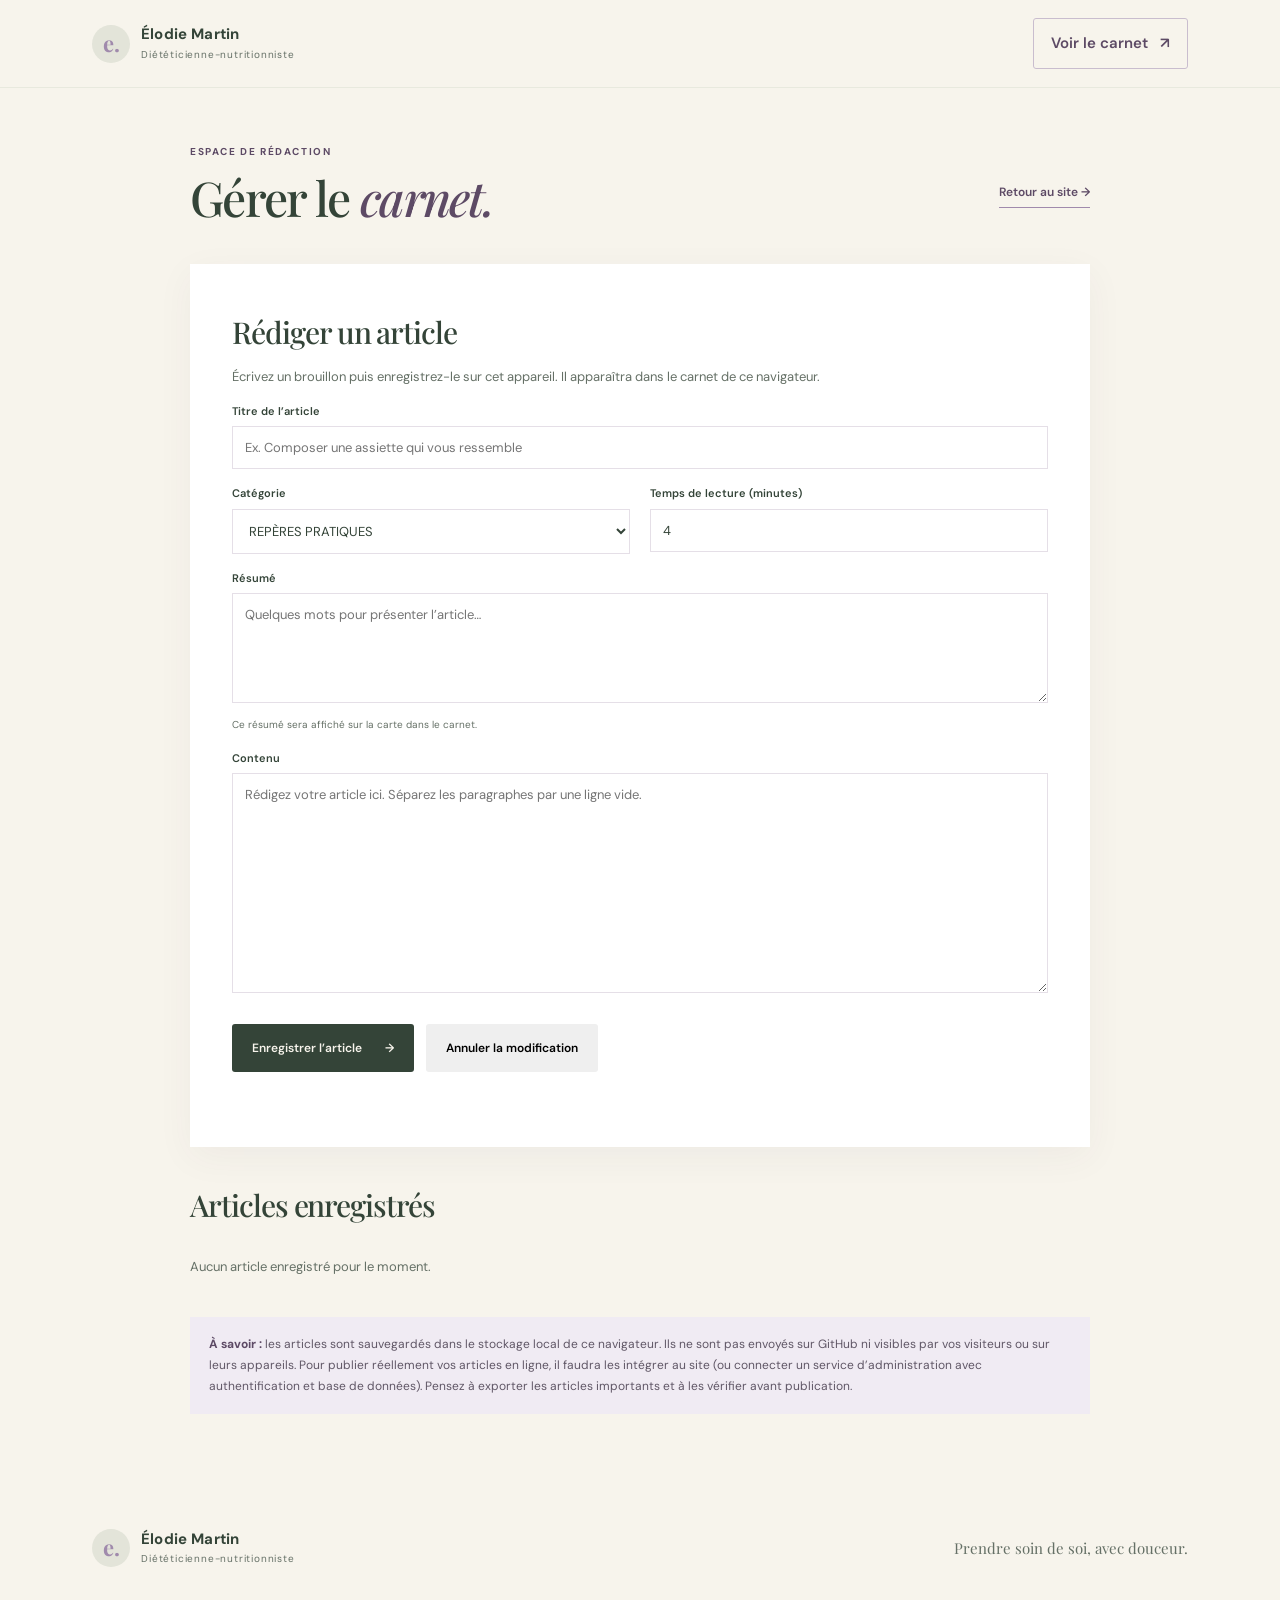
<file: admin.html>
<!doctype html>
<html lang="fr">
<head>
  <meta charset="utf-8">
  <meta name="viewport" content="width=device-width, initial-scale=1">
  <meta name="theme-color" content="#f7f4fa">
  <meta name="robots" content="noindex, nofollow">
  <title>Gestion du carnet — Élodie Martin</title>
  <link rel="preconnect" href="https://fonts.googleapis.com">
  <link rel="preconnect" href="https://fonts.gstatic.com" crossorigin>
  <link href="https://fonts.googleapis.com/css2?family=DM+Sans:wght@400;500;600;700&family=Playfair+Display:wght@500;600&display=swap" rel="stylesheet">
  <link rel="stylesheet" href="styles.css">
  <style>
    .editor-page{min-height:75vh;background:var(--cream);padding:55px 7% 80px}.editor-wrap{max-width:900px;margin:auto}.editor-top{display:flex;justify-content:space-between;align-items:center;gap:20px;margin-bottom:30px}.editor-top h1{font-size:clamp(34px,5vw,48px);margin:10px 0}.editor-panel{background:#fff;padding:clamp(22px,5vw,42px);box-shadow:0 10px 35px #4938580d}.editor-panel>p{color:var(--muted);font-size:13px}.editor-form{display:grid;grid-template-columns:1fr 1fr;gap:15px 20px}.editor-form label{display:block;font-size:11px;font-weight:600;margin-bottom:5px}.editor-form input,.editor-form textarea,.editor-form select{width:100%;font:13px var(--sans);border:1px solid #e5dfe7;padding:12px;background:#fff;color:var(--ink)}.editor-form textarea{resize:vertical;min-height:110px}.editor-form input:focus,.editor-form textarea:focus,.editor-form select:focus{outline:2px solid #b9a6c4}.editor-field.full{grid-column:1/-1}.editor-hint{font-size:10px;color:var(--muted);margin:5px 0 0}.editor-actions{display:flex;gap:12px;align-items:center;margin-top:8px}.editor-status{font-size:12px;color:var(--purple-deep);min-height:1.5em}.editor-list{margin-top:32px}.editor-list h2{font-size:30px}.editor-empty{color:var(--muted);font-size:13px}.editor-items{display:grid;gap:12px}.editor-item{background:#fff;border:1px solid var(--line);padding:16px 18px;display:flex;align-items:center;justify-content:space-between;gap:18px}.editor-item h3{font:500 18px var(--serif);margin:0 0 3px}.editor-item p{font-size:10px;color:var(--muted);margin:0}.editor-item-actions{display:flex;gap:8px;flex-shrink:0}.editor-item-actions button{border:1px solid #d9cfdf;background:#fff;color:var(--purple-deep);padding:8px 11px;font:600 10px var(--sans);cursor:pointer}.editor-item-actions button:hover{background:var(--lilac)}.editor-note{background:#f0ebf3;padding:17px 19px;color:#605766;font-size:12px;margin-top:25px}.editor-note strong{color:var(--purple-deep)}
    @media(max-width:650px){.editor-page{padding:35px 5% 55px}.editor-top{align-items:flex-start;flex-direction:column}.editor-form{grid-template-columns:1fr}.editor-field.full{grid-column:auto}.editor-item{align-items:flex-start;flex-direction:column}.editor-actions{align-items:flex-start;flex-direction:column}}
  </style>
</head>
<body>
  <header class="site-header">
    <a class="brand" href="index.html#accueil"><span class="brand-mark">e.</span><span>Élodie Martin<small>Diététicienne-nutritionniste</small></span></a>
    <a class="nav-cta" href="index.html#carnet">Voir le carnet <span aria-hidden="true">↗</span></a>
  </header>
  <main class="editor-page">
    <div class="editor-wrap">
      <div class="editor-top"><div><div class="section-kicker">ESPACE DE RÉDACTION</div><h1>Gérer le <em>carnet.</em></h1></div><a class="text-link underlined" href="index.html#carnet">Retour au site →</a></div>
      <section class="editor-panel" aria-labelledby="form-title">
        <h2 id="form-title" style="font-size:30px;margin:0 0 8px">Rédiger un article</h2>
        <p>Écrivez un brouillon puis enregistrez-le sur cet appareil. Il apparaîtra dans le carnet de ce navigateur.</p>
        <form id="article-form" class="editor-form">
          <input type="hidden" id="article-id">
          <div class="editor-field full"><label for="article-title">Titre de l’article</label><input id="article-title" maxlength="100" required placeholder="Ex. Composer une assiette qui vous ressemble"></div>
          <div class="editor-field"><label for="article-category">Catégorie</label><select id="article-category"><option>REPÈRES PRATIQUES</option><option>ORGANISATION</option><option>RELATION À SOI</option><option>ALIMENTATION</option><option>BIEN-ÊTRE</option></select></div>
          <div class="editor-field"><label for="article-minutes">Temps de lecture (minutes)</label><input id="article-minutes" type="number" min="1" max="60" value="4" required></div>
          <div class="editor-field full"><label for="article-summary">Résumé</label><textarea id="article-summary" maxlength="240" required placeholder="Quelques mots pour présenter l’article…"></textarea><p class="editor-hint">Ce résumé sera affiché sur la carte dans le carnet.</p></div>
          <div class="editor-field full"><label for="article-content">Contenu</label><textarea id="article-content" style="min-height:220px" required placeholder="Rédigez votre article ici. Séparez les paragraphes par une ligne vide."></textarea></div>
          <div class="editor-field full editor-actions"><button class="button button-primary" type="submit">Enregistrer l’article <span aria-hidden="true">→</span></button><button class="button" id="cancel-edit" type="button" hidden>Annuler la modification</button></div>
        </form>
        <p class="editor-status" id="editor-status" role="status" aria-live="polite"></p>
      </section>
      <section class="editor-list" aria-labelledby="list-title"><h2 id="list-title">Articles enregistrés</h2><div id="article-list" class="editor-items"></div></section>
      <aside class="editor-note"><strong>À savoir :</strong> les articles sont sauvegardés dans le stockage local de ce navigateur. Ils ne sont pas envoyés sur GitHub ni visibles par vos visiteurs ou sur leurs appareils. Pour publier réellement vos articles en ligne, il faudra les intégrer au site (ou connecter un service d’administration avec authentification et base de données). Pensez à exporter les articles importants et à les vérifier avant publication.</aside>
    </div>
  </main>
  <footer class="footer"><a class="brand" href="index.html#accueil"><span class="brand-mark">e.</span><span>Élodie Martin<small>Diététicienne-nutritionniste</small></span></a><p>Prendre soin de soi, avec douceur.</p></footer>
  <script src="admin.js"></script>
</body>
</html>
</file>
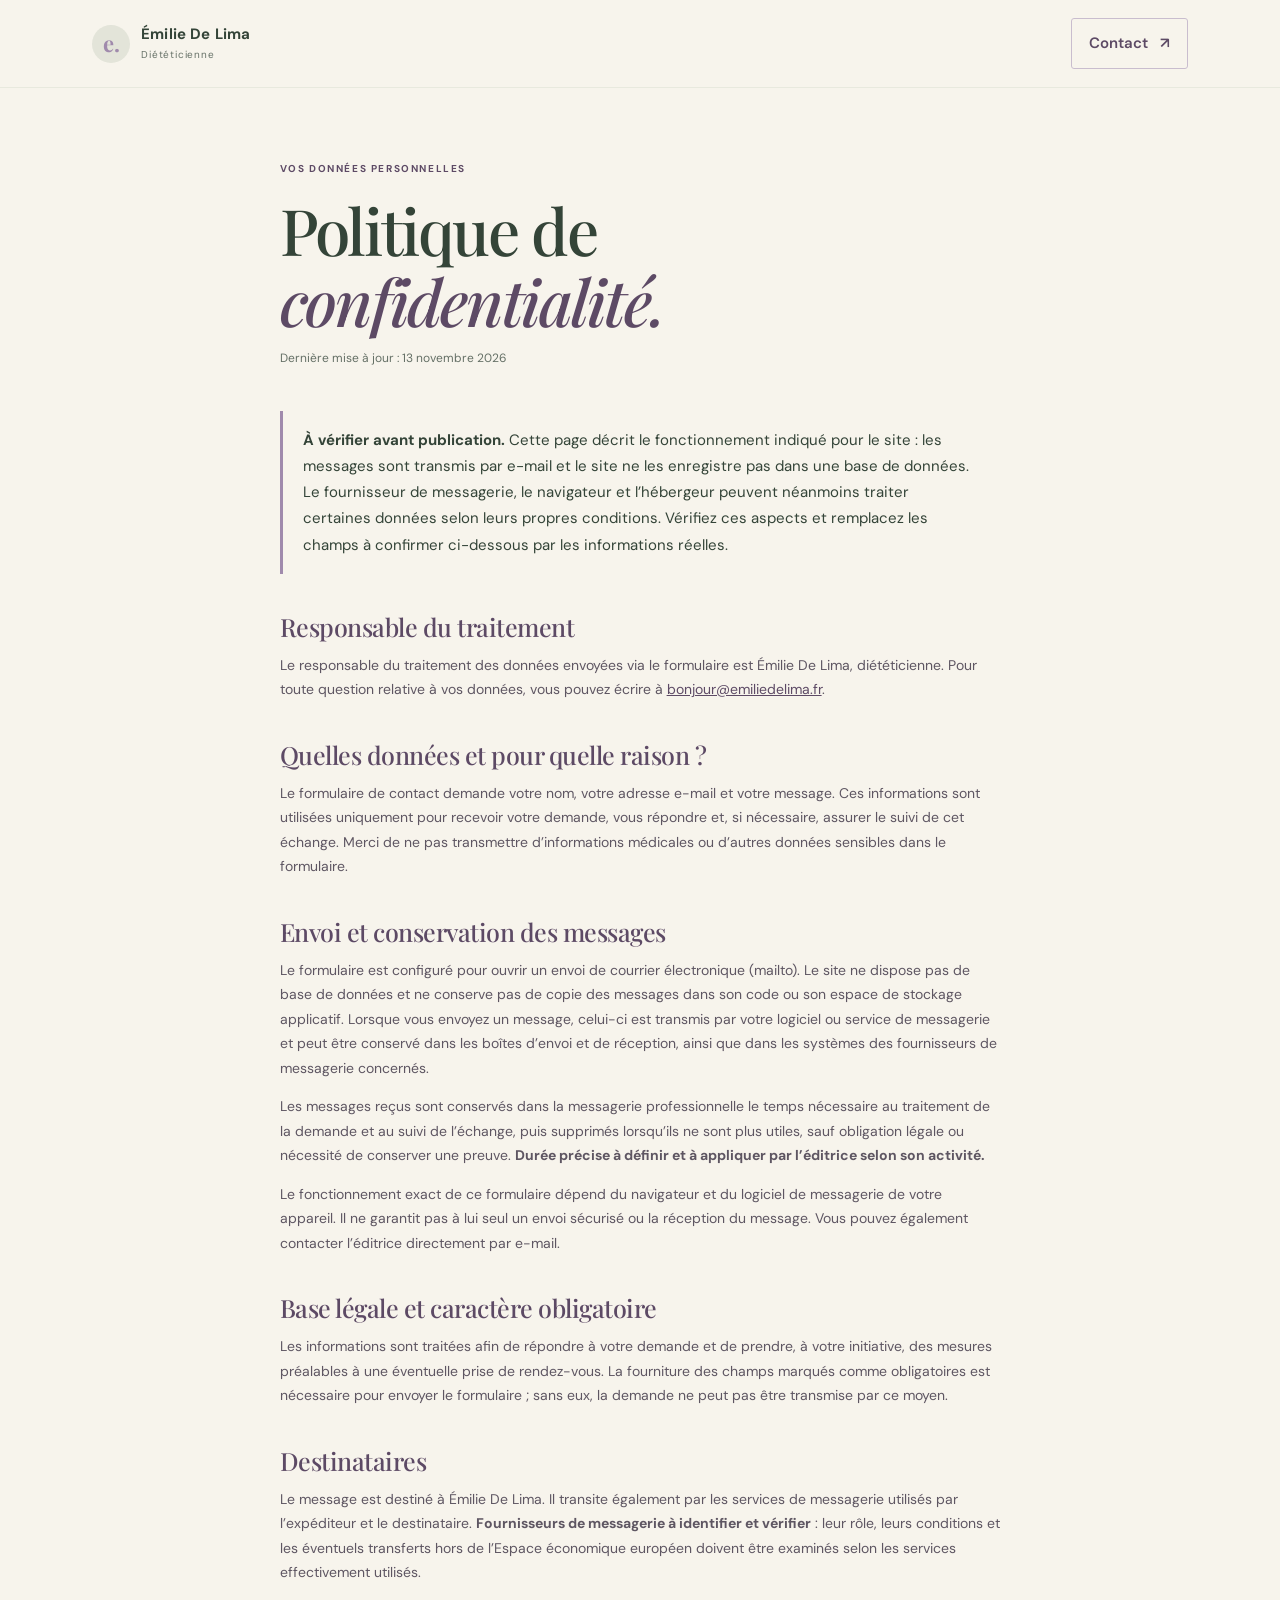
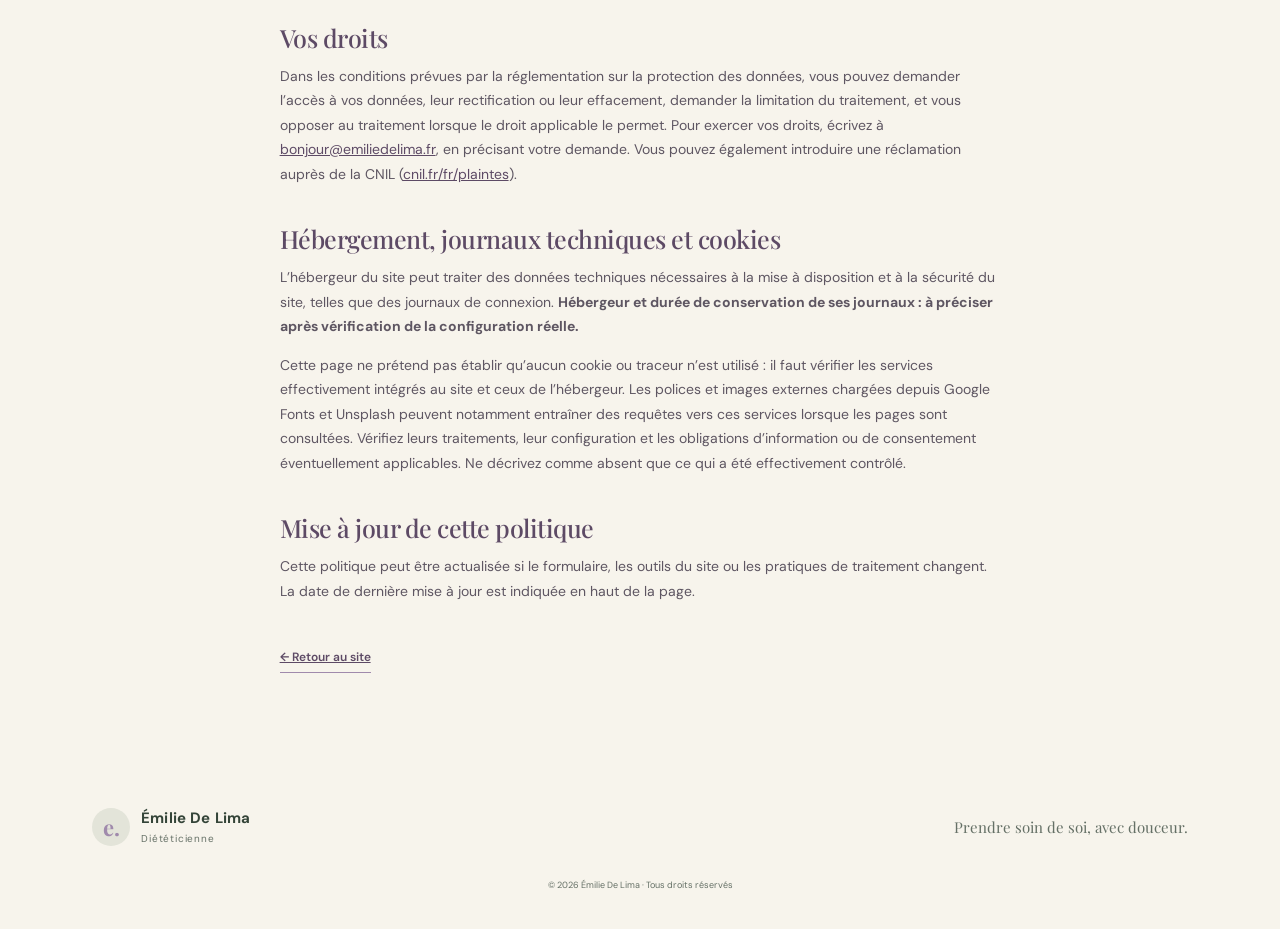
<file: confidentialite.html>
<!doctype html>
<html lang="fr">
<head>
  <meta charset="utf-8">
  <meta name="viewport" content="width=device-width, initial-scale=1">
  <meta name="theme-color" content="#f7f4fa">
  <meta name="description" content="Politique de confidentialité du site d’Émilie De Lima, diététicienne.">
  <title>Confidentialité — Émilie De Lima</title>
  <link rel="preconnect" href="https://fonts.googleapis.com">
  <link rel="preconnect" href="https://fonts.gstatic.com" crossorigin>
  <link href="https://fonts.googleapis.com/css2?family=DM+Sans:wght@400;500;600;700&family=Playfair+Display:wght@500;600&display=swap" rel="stylesheet">
  <link rel="stylesheet" href="styles.css">
  <style>
    .legal-page{max-width:900px;margin:auto;padding:72px 7% 100px}.legal-page h1{font-size:clamp(42px,6vw,64px);margin:16px 0 12px}.legal-page .updated{color:var(--muted);font-size:12px;margin-bottom:42px}.legal-page h2{font:500 25px var(--serif);letter-spacing:-.02em;margin:36px 0 10px;color:var(--purple-deep)}.legal-page p,.legal-page li{font-size:14px;color:#5e5662}.legal-page ul{padding-left:22px}.legal-page .notice{background:var(--pale);border-left:3px solid var(--purple);padding:16px 20px;margin:24px 0}.legal-page a{color:var(--purple-deep);text-decoration:underline}.legal-back{display:inline-block;margin-top:30px}
  </style>
</head>
<body>
  <header class="site-header">
    <a class="brand" href="index.html" aria-label="Émilie De Lima, accueil"><span class="brand-mark">e.</span><span>Émilie De Lima<small>Diététicienne</small></span></a>
    <a class="nav-cta" href="index.html#contact">Contact <span aria-hidden="true">↗</span></a>
  </header>
  <main class="legal-page">
    <div class="section-kicker">VOS DONNÉES PERSONNELLES</div>
    <h1>Politique de <em>confidentialité.</em></h1>
    <p class="updated">Dernière mise à jour : 13 novembre 2026</p>

    <div class="notice"><strong>À vérifier avant publication.</strong> Cette page décrit le fonctionnement indiqué pour le site : les messages sont transmis par e-mail et le site ne les enregistre pas dans une base de données. Le fournisseur de messagerie, le navigateur et l’hébergeur peuvent néanmoins traiter certaines données selon leurs propres conditions. Vérifiez ces aspects et remplacez les champs à confirmer ci-dessous par les informations réelles.</div>

    <h2>Responsable du traitement</h2>
    <p>Le responsable du traitement des données envoyées via le formulaire est Émilie De Lima, diététicienne. Pour toute question relative à vos données, vous pouvez écrire à <a href="mailto:bonjour@emiliedelima.fr">bonjour@emiliedelima.fr</a>.</p>

    <h2>Quelles données et pour quelle raison ?</h2>
    <p>Le formulaire de contact demande votre nom, votre adresse e-mail et votre message. Ces informations sont utilisées uniquement pour recevoir votre demande, vous répondre et, si nécessaire, assurer le suivi de cet échange. Merci de ne pas transmettre d’informations médicales ou d’autres données sensibles dans le formulaire.</p>

    <h2>Envoi et conservation des messages</h2>
    <p>Le formulaire est configuré pour ouvrir un envoi de courrier électronique (mailto). Le site ne dispose pas de base de données et ne conserve pas de copie des messages dans son code ou son espace de stockage applicatif. Lorsque vous envoyez un message, celui-ci est transmis par votre logiciel ou service de messagerie et peut être conservé dans les boîtes d’envoi et de réception, ainsi que dans les systèmes des fournisseurs de messagerie concernés.</p>
    <p>Les messages reçus sont conservés dans la messagerie professionnelle le temps nécessaire au traitement de la demande et au suivi de l’échange, puis supprimés lorsqu’ils ne sont plus utiles, sauf obligation légale ou nécessité de conserver une preuve. <strong>Durée précise à définir et à appliquer par l’éditrice selon son activité.</strong></p>
    <p>Le fonctionnement exact de ce formulaire dépend du navigateur et du logiciel de messagerie de votre appareil. Il ne garantit pas à lui seul un envoi sécurisé ou la réception du message. Vous pouvez également contacter l’éditrice directement par e-mail.</p>

    <h2>Base légale et caractère obligatoire</h2>
    <p>Les informations sont traitées afin de répondre à votre demande et de prendre, à votre initiative, des mesures préalables à une éventuelle prise de rendez-vous. La fourniture des champs marqués comme obligatoires est nécessaire pour envoyer le formulaire ; sans eux, la demande ne peut pas être transmise par ce moyen.</p>

    <h2>Destinataires</h2>
    <p>Le message est destiné à Émilie De Lima. Il transite également par les services de messagerie utilisés par l’expéditeur et le destinataire. <strong>Fournisseurs de messagerie à identifier et vérifier</strong> : leur rôle, leurs conditions et les éventuels transferts hors de l’Espace économique européen doivent être examinés selon les services effectivement utilisés.</p>

    <h2>Vos droits</h2>
    <p>Dans les conditions prévues par la réglementation sur la protection des données, vous pouvez demander l’accès à vos données, leur rectification ou leur effacement, demander la limitation du traitement, et vous opposer au traitement lorsque le droit applicable le permet. Pour exercer vos droits, écrivez à <a href="mailto:bonjour@emiliedelima.fr">bonjour@emiliedelima.fr</a>, en précisant votre demande. Vous pouvez également introduire une réclamation auprès de la CNIL (<a href="https://www.cnil.fr/fr/plaintes">cnil.fr/fr/plaintes</a>).</p>

    <h2>Hébergement, journaux techniques et cookies</h2>
    <p>L’hébergeur du site peut traiter des données techniques nécessaires à la mise à disposition et à la sécurité du site, telles que des journaux de connexion. <strong>Hébergeur et durée de conservation de ses journaux : à préciser après vérification de la configuration réelle.</strong></p>
    <p>Cette page ne prétend pas établir qu’aucun cookie ou traceur n’est utilisé : il faut vérifier les services effectivement intégrés au site et ceux de l’hébergeur. Les polices et images externes chargées depuis Google Fonts et Unsplash peuvent notamment entraîner des requêtes vers ces services lorsque les pages sont consultées. Vérifiez leurs traitements, leur configuration et les obligations d’information ou de consentement éventuellement applicables. Ne décrivez comme absent que ce qui a été effectivement contrôlé.</p>

    <h2>Mise à jour de cette politique</h2>
    <p>Cette politique peut être actualisée si le formulaire, les outils du site ou les pratiques de traitement changent. La date de dernière mise à jour est indiquée en haut de la page.</p>

    <a class="text-link underlined legal-back" href="index.html">← Retour au site</a>
  </main>
  <footer class="footer"><a class="brand" href="index.html"><span class="brand-mark">e.</span><span>Émilie De Lima<small>Diététicienne</small></span></a><p>Prendre soin de soi, avec douceur.</p><small class="copyright">© 2026 Émilie De Lima · Tous droits réservés</small></footer>
</body>
</html>
</file>
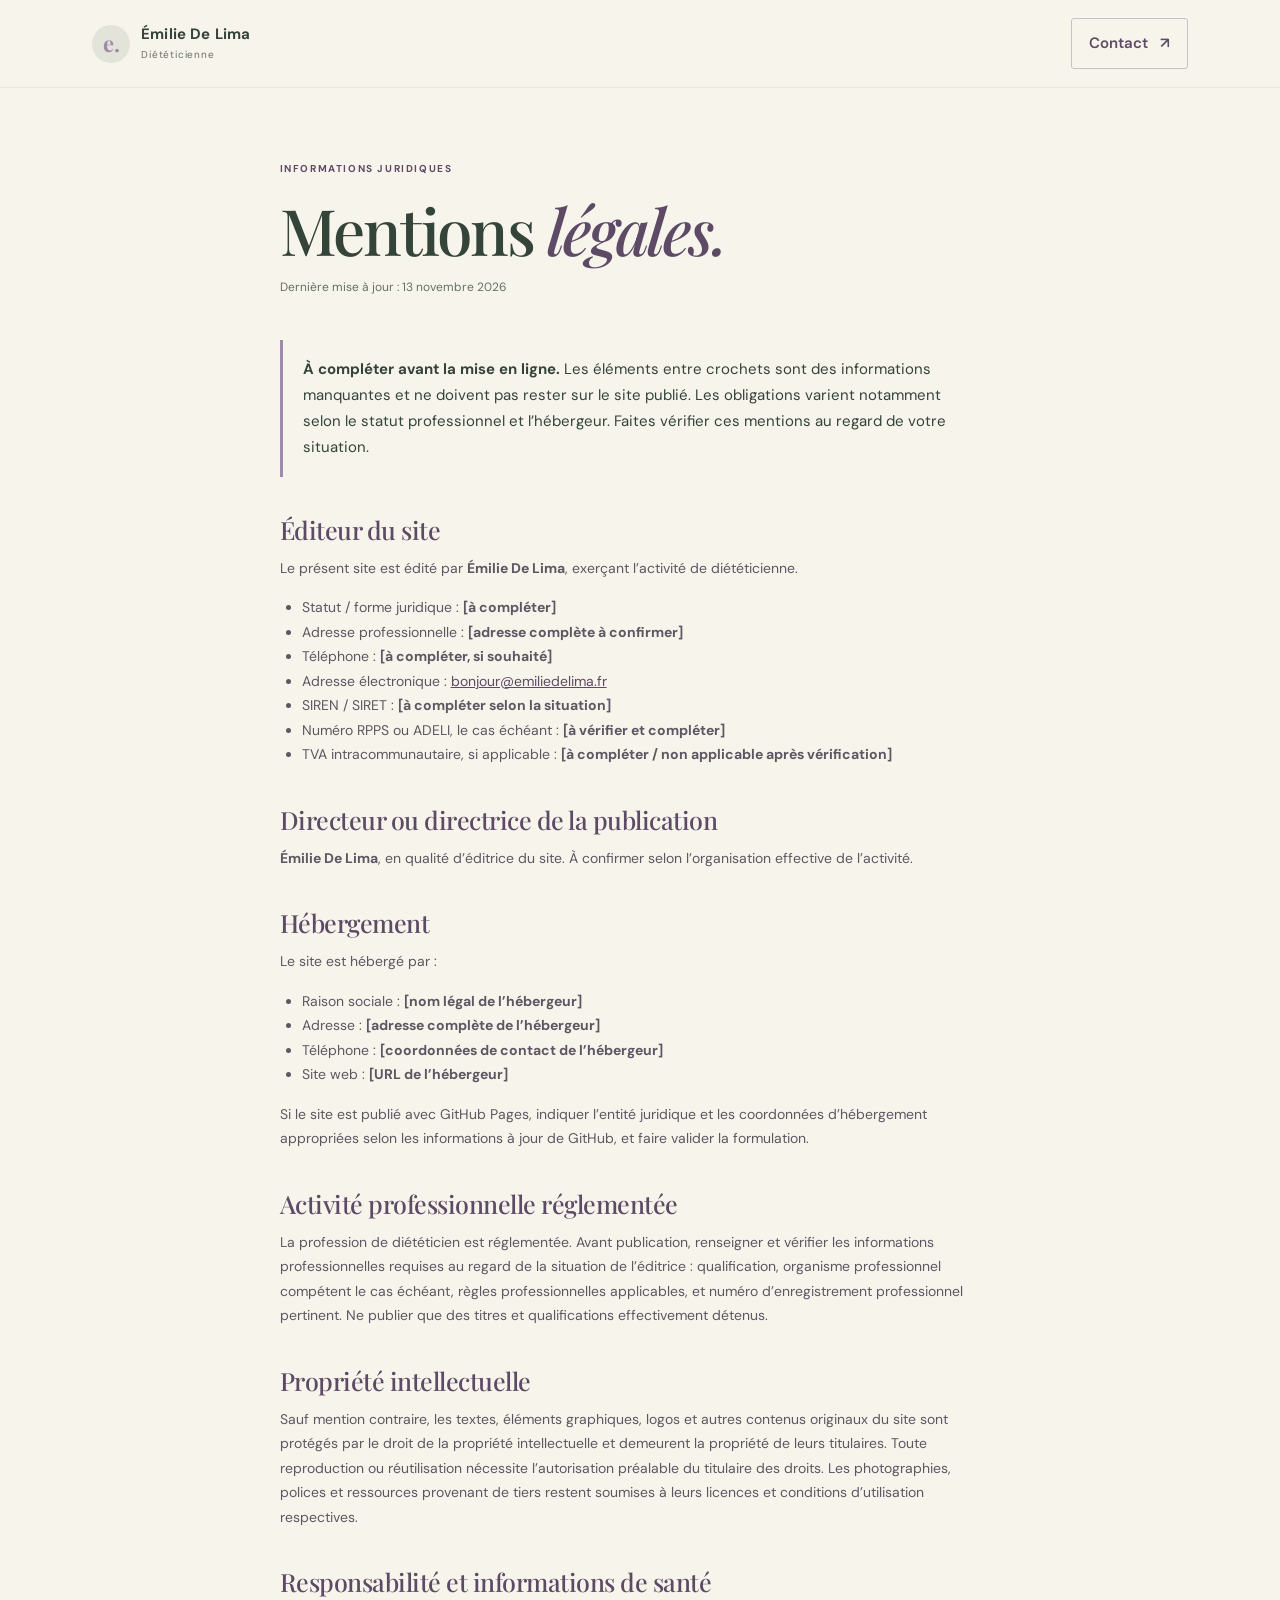
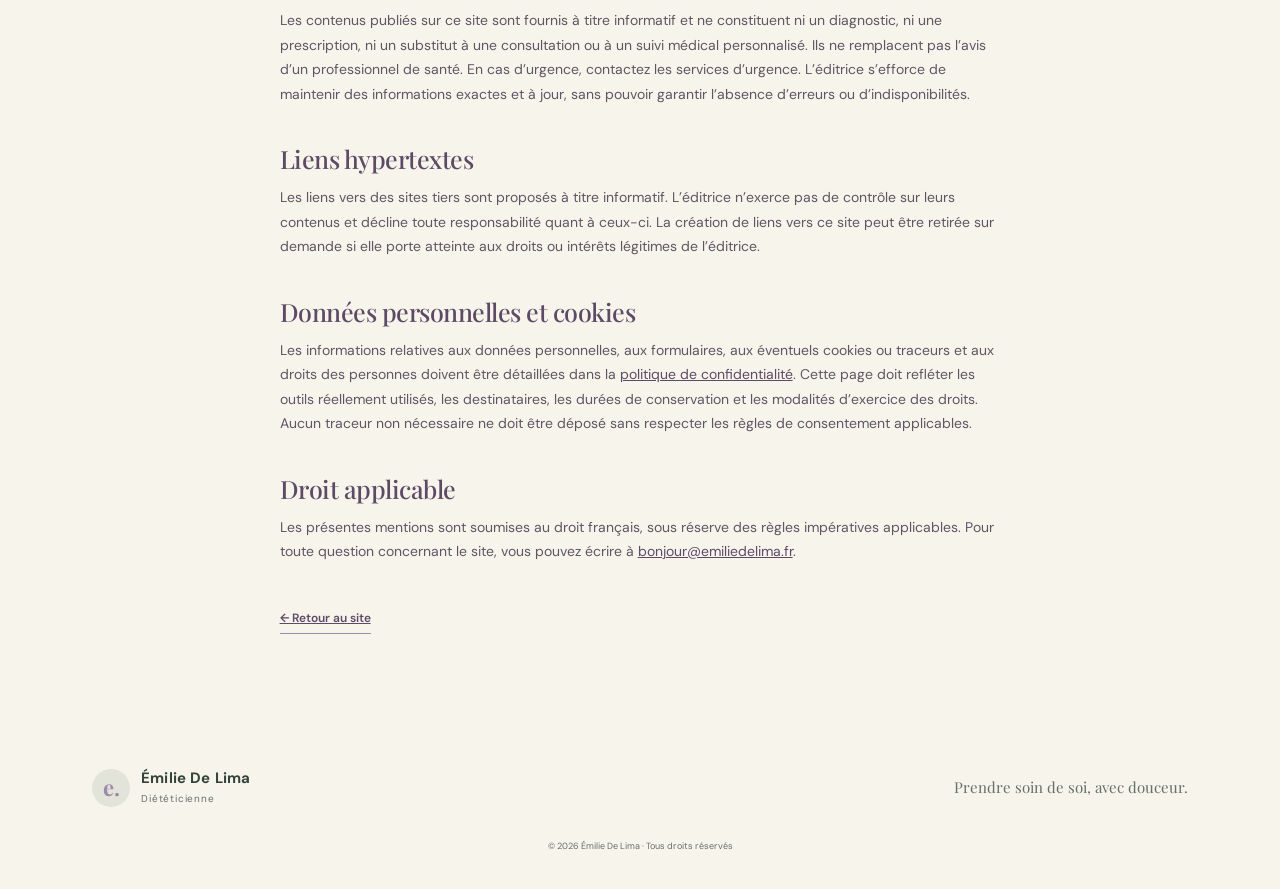
<file: mentions-legales.html>
<!doctype html>
<html lang="fr">
<head>
  <meta charset="utf-8">
  <meta name="viewport" content="width=device-width, initial-scale=1">
  <meta name="theme-color" content="#f7f4fa">
  <meta name="description" content="Mentions légales du site d’Émilie De Lima, diététicienne.">
  <title>Mentions légales — Émilie De Lima</title>
  <link rel="preconnect" href="https://fonts.googleapis.com">
  <link rel="preconnect" href="https://fonts.gstatic.com" crossorigin>
  <link href="https://fonts.googleapis.com/css2?family=DM+Sans:wght@400;500;600;700&family=Playfair+Display:wght@500;600&display=swap" rel="stylesheet">
  <link rel="stylesheet" href="styles.css">
  <style>
    .legal-page{max-width:900px;margin:auto;padding:72px 7% 100px}.legal-page h1{font-size:clamp(42px,6vw,64px);margin:16px 0 12px}.legal-page .updated{color:var(--muted);font-size:12px;margin-bottom:42px}.legal-page h2{font:500 25px var(--serif);letter-spacing:-.02em;margin:36px 0 10px;color:var(--purple-deep)}.legal-page p,.legal-page li{font-size:14px;color:#5e5662}.legal-page ul{padding-left:22px}.legal-page .notice{background:var(--pale);border-left:3px solid var(--purple);padding:16px 20px;margin:24px 0}.legal-page a{color:var(--purple-deep);text-decoration:underline}.legal-back{display:inline-block;margin-top:30px}
  </style>
</head>
<body>
  <header class="site-header">
    <a class="brand" href="index.html" aria-label="Émilie De Lima, accueil"><span class="brand-mark">e.</span><span>Émilie De Lima<small>Diététicienne</small></span></a>
    <a class="nav-cta" href="index.html#contact">Contact <span aria-hidden="true">↗</span></a>
  </header>
  <main class="legal-page">
    <div class="section-kicker">INFORMATIONS JURIDIQUES</div>
    <h1>Mentions <em>légales.</em></h1>
    <p class="updated">Dernière mise à jour : 13 novembre 2026</p>
    <div class="notice"><strong>À compléter avant la mise en ligne.</strong> Les éléments entre crochets sont des informations manquantes et ne doivent pas rester sur le site publié. Les obligations varient notamment selon le statut professionnel et l’hébergeur. Faites vérifier ces mentions au regard de votre situation.</div>

    <h2>Éditeur du site</h2>
    <p>Le présent site est édité par <strong>Émilie De Lima</strong>, exerçant l’activité de diététicienne.</p>
    <ul>
      <li>Statut / forme juridique : <strong>[à compléter]</strong></li>
      <li>Adresse professionnelle : <strong>[adresse complète à confirmer]</strong></li>
      <li>Téléphone : <strong>[à compléter, si souhaité]</strong></li>
      <li>Adresse électronique : <a href="mailto:bonjour@emiliedelima.fr">bonjour@emiliedelima.fr</a></li>
      <li>SIREN / SIRET : <strong>[à compléter selon la situation]</strong></li>
      <li>Numéro RPPS ou ADELI, le cas échéant : <strong>[à vérifier et compléter]</strong></li>
      <li>TVA intracommunautaire, si applicable : <strong>[à compléter / non applicable après vérification]</strong></li>
    </ul>

    <h2>Directeur ou directrice de la publication</h2>
    <p><strong>Émilie De Lima</strong>, en qualité d’éditrice du site. À confirmer selon l’organisation effective de l’activité.</p>

    <h2>Hébergement</h2>
    <p>Le site est hébergé par :</p>
    <ul>
      <li>Raison sociale : <strong>[nom légal de l’hébergeur]</strong></li>
      <li>Adresse : <strong>[adresse complète de l’hébergeur]</strong></li>
      <li>Téléphone : <strong>[coordonnées de contact de l’hébergeur]</strong></li>
      <li>Site web : <strong>[URL de l’hébergeur]</strong></li>
    </ul>
    <p>Si le site est publié avec GitHub Pages, indiquer l’entité juridique et les coordonnées d’hébergement appropriées selon les informations à jour de GitHub, et faire valider la formulation.</p>

    <h2>Activité professionnelle réglementée</h2>
    <p>La profession de diététicien est réglementée. Avant publication, renseigner et vérifier les informations professionnelles requises au regard de la situation de l’éditrice : qualification, organisme professionnel compétent le cas échéant, règles professionnelles applicables, et numéro d’enregistrement professionnel pertinent. Ne publier que des titres et qualifications effectivement détenus.</p>

    <h2>Propriété intellectuelle</h2>
    <p>Sauf mention contraire, les textes, éléments graphiques, logos et autres contenus originaux du site sont protégés par le droit de la propriété intellectuelle et demeurent la propriété de leurs titulaires. Toute reproduction ou réutilisation nécessite l’autorisation préalable du titulaire des droits. Les photographies, polices et ressources provenant de tiers restent soumises à leurs licences et conditions d’utilisation respectives.</p>

    <h2>Responsabilité et informations de santé</h2>
    <p>Les contenus publiés sur ce site sont fournis à titre informatif et ne constituent ni un diagnostic, ni une prescription, ni un substitut à une consultation ou à un suivi médical personnalisé. Ils ne remplacent pas l’avis d’un professionnel de santé. En cas d’urgence, contactez les services d’urgence. L’éditrice s’efforce de maintenir des informations exactes et à jour, sans pouvoir garantir l’absence d’erreurs ou d’indisponibilités.</p>

    <h2>Liens hypertextes</h2>
    <p>Les liens vers des sites tiers sont proposés à titre informatif. L’éditrice n’exerce pas de contrôle sur leurs contenus et décline toute responsabilité quant à ceux-ci. La création de liens vers ce site peut être retirée sur demande si elle porte atteinte aux droits ou intérêts légitimes de l’éditrice.</p>

    <h2>Données personnelles et cookies</h2>
    <p>Les informations relatives aux données personnelles, aux formulaires, aux éventuels cookies ou traceurs et aux droits des personnes doivent être détaillées dans la <a href="confidentialite.html">politique de confidentialité</a>. Cette page doit refléter les outils réellement utilisés, les destinataires, les durées de conservation et les modalités d’exercice des droits. Aucun traceur non nécessaire ne doit être déposé sans respecter les règles de consentement applicables.</p>

    <h2>Droit applicable</h2>
    <p>Les présentes mentions sont soumises au droit français, sous réserve des règles impératives applicables. Pour toute question concernant le site, vous pouvez écrire à <a href="mailto:bonjour@emiliedelima.fr">bonjour@emiliedelima.fr</a>.</p>

    <a class="text-link underlined legal-back" href="index.html">← Retour au site</a>
  </main>
  <footer class="footer"><a class="brand" href="index.html"><span class="brand-mark">e.</span><span>Émilie De Lima<small>Diététicienne</small></span></a><p>Prendre soin de soi, avec douceur.</p><small class="copyright">© 2026 Émilie De Lima · Tous droits réservés</small></footer>
</body>
</html>
</file>
<file: styles.css>
:root{--ink:#344438;--muted:#657066;--purple:#a08aac;--purple-deep:#5d4a65;--lilac:#e3e4d9;--pale:#f7f4ec;--cream:#f7f4ec;--line:#e3e4d9;--green:#e3e4d9;--serif:'Playfair Display',Georgia,serif;--sans:'DM Sans',Arial,sans-serif}*{box-sizing:border-box}html{scroll-behavior:smooth;scroll-padding-top:90px}body{margin:0;color:var(--ink);font-family:var(--sans);font-size:15px;line-height:1.75;background:#f7f4ec}a{color:inherit;text-decoration:none}.site-header{height:88px;display:flex;align-items:center;justify-content:space-between;padding:0 7.2%;position:sticky;top:0;z-index:10;background:rgba(247,244,236,.96);border-bottom:1px solid rgba(227,228,217,.75);backdrop-filter:blur(12px)}.brand{display:flex;align-items:center;gap:11px;font-weight:700;font-size:15px;letter-spacing:.01em;line-height:1.25}.brand small{display:block;color:var(--muted);font-size:10px;font-weight:400;letter-spacing:.08em;margin-top:5px}.brand-mark{width:38px;height:38px;border-radius:50%;background:var(--lilac);color:var(--purple);display:grid;place-items:center;font-family:var(--serif);font-size:22px}nav{display:flex;align-items:center;gap:32px;font-size:12px;color:#514b56}nav>a:not(.nav-cta):hover,.footer a:hover{color:var(--purple)}.nav-cta{padding:11px 17px;border:1px solid #c9bdce;border-radius:3px;color:var(--purple-deep);font-weight:600}.nav-cta span{margin-left:8px}.menu-toggle{display:none}.hero{min-height:650px;padding:72px 10% 65px 12%;display:grid;grid-template-columns:1fr .95fr;align-items:center;gap:5%;background:linear-gradient(105deg,#f7f4ec 0%,#f3f0e8 49%,#e3e4d9 100%);overflow:hidden}.eyebrow,.section-kicker{font-size:10px;letter-spacing:.16em;font-weight:700;color:var(--purple-deep);display:flex;align-items:center;gap:10px}.dot{width:7px;height:7px;background:#a08aac;border-radius:50%}h1,h2,h3,p{margin-top:0}h1,h2{font-family:var(--serif);font-weight:500;letter-spacing:-.035em}h1{font-size:clamp(48px,5vw,70px);line-height:1.11;margin:24px 0 20px;max-width:560px}h1 em,h2 em,blockquote em{font-weight:500;color:var(--purple-deep);font-style:italic}.lead{font-size:17px;line-height:1.8;color:#626a61;max-width:465px}.hero-actions{display:flex;align-items:center;gap:27px;margin-top:30px}.button{min-height:48px;padding:0 20px;display:inline-flex;align-items:center;justify-content:center;gap:23px;border:0;border-radius:3px;font-family:var(--sans);font-weight:600;font-size:12px;cursor:pointer}.button-primary{background:#344438;color:#f7f4ec}.button-primary:hover{background:#26342a}.text-link{font-size:12px;font-weight:600;color:var(--purple-deep)}.hero-note{display:flex;align-items:center;gap:12px;color:#697166;font-size:11px;line-height:1.5;margin-top:55px}.hero-note strong{color:var(--ink);font-weight:600}.note-icon{width:35px;height:35px;border:1px solid #c9bdce;border-radius:50%;display:grid;place-items:center;color:var(--purple-deep);font-size:17px}.hero-visual{height:460px;position:relative;display:flex;align-items:center;justify-content:center}.photo-shape{width:min(100%,430px);height:420px;overflow:hidden;border-radius:48% 48% 5px 5px;box-shadow:0 20px 50px #34443818}.photo-shape img{width:100%;height:100%;object-fit:cover;filter:saturate(.78)}.floating-card{position:absolute;left:-15px;bottom:47px;background:#f7f4ec;padding:17px 21px;box-shadow:0 12px 32px #3444381c;display:flex;align-items:center;gap:12px;font-size:12px;line-height:1.5}.floating-card strong{font-size:14px}.card-flower{font-size:28px;color:var(--purple)}.visual-caption{position:absolute;right:0;bottom:2px;color:#657066;font-size:8px;letter-spacing:.13em}.trust-strip{height:73px;display:flex;align-items:center;justify-content:center;gap:40px;border-bottom:1px solid var(--line);font-size:9px;letter-spacing:.14em;color:#687167}.trust-strip i{width:4px;height:4px;border-radius:50%;background:var(--purple)}.section{padding:105px 12%}.intro{display:grid;grid-template-columns:.72fr 2fr;gap:6%;background:#f7f4ec}.section-kicker{white-space:nowrap}.intro-content{display:grid;grid-template-columns:1fr .8fr;gap:9%;align-items:end}.intro h2,.section h2,.contact h2{font-size:clamp(37px,4vw,51px);line-height:1.2;margin:0}.body-large{font-family:var(--serif);font-size:21px;line-height:1.55;color:#4e5b50}.intro-content p:not(.body-large),.about-copy>p:not(.body-large){color:var(--muted);font-size:13px}.underlined{display:inline-block;margin-top:14px;padding-bottom:4px;border-bottom:1px solid #a08aac}.underlined span{padding-left:8px}.services,.journal{background:var(--cream)}.section-heading{display:flex;justify-content:space-between;align-items:end;gap:30px;margin-bottom:44px}.section-heading h2{margin-top:15px}.section-heading>p{max-width:350px;color:var(--muted);font-size:13px;margin:0 0 5px}.service-grid{display:grid;grid-template-columns:repeat(4,1fr);border-top:1px solid var(--line);border-left:1px solid var(--line)}.service-card{min-height:280px;padding:25px 22px 20px;border-right:1px solid var(--line);border-bottom:1px solid var(--line);position:relative;background:rgba(255,255,255,.43)}.service-card.featured{background:#e3e4d9}.service-num{position:absolute;right:20px;top:17px;color:#80877e;font-size:10px}.service-icon{width:37px;height:37px;display:grid;place-items:center;color:var(--purple-deep);font-size:22px;background:#ece9e0;border-radius:50%;margin-bottom:25px}.featured .service-icon{background:#f7f4ec}.service-card h3,.steps h3,.journal-card h3{font-family:var(--serif);font-size:20px;line-height:1.35;font-weight:500;margin-bottom:12px}.service-card p{font-size:12px;line-height:1.8;color:var(--muted);min-height:85px}.service-card>a,.journal-card>a{font-size:11px;font-weight:600;color:var(--purple-deep)}.service-card>a span,.journal-card>a span{margin-left:8px}.disclaimer{font-size:10px;color:#737b71;margin:18px 0 0}.quote-band{position:relative;min-height:300px;background:#e3e4d9;display:flex;flex-direction:column;align-items:center;justify-content:center;text-align:center;overflow:hidden}.quote-mark{font-family:var(--serif);font-size:75px;height:52px;color:#a08aac;line-height:1}.quote-band blockquote{font-family:var(--serif);font-size:32px;line-height:1.5;margin:8px 0 17px}.quote-attribution{font-size:9px;letter-spacing:.16em;color:#657066}.quote-decoration{position:absolute;right:13%;bottom:23px;color:#a08aac;font-size:44px}.process{background:#f7f4ec}.steps{display:grid;grid-template-columns:repeat(3,1fr);gap:32px;margin:50px 0 55px}.steps article{border-top:1px solid #cfd1c6;padding-top:18px;display:flex;gap:17px}.step-no{font-family:var(--serif);font-size:22px;color:var(--purple)}.steps h3{margin:0 0 10px}.steps p{font-size:12px;color:var(--muted);margin:0}.appointment-card{background:#344438;color:#f7f4ec;padding:31px 35px;display:grid;grid-template-columns:1.2fr 1fr auto;gap:30px;align-items:center}.appointment-card .eyebrow{color:#d8c9df}.appointment-card h3{font:500 24px var(--serif);margin:12px 0 8px}.appointment-card p{font-size:11px;color:#e0e4db;max-width:320px;margin:0}.appointment-meta{display:flex;flex-direction:column;gap:12px;font-size:11px;color:#e2e4dc}.appointment-meta strong{display:block;color:#f7f4ec;font-size:13px}.appointment-meta small{font-size:9px;color:#cbd1c7}.button-light{background:#f7f4ec;color:#344438;white-space:nowrap}.about{display:grid;grid-template-columns:1fr 1fr;gap:10%;align-items:center;background:#e3e4d9}.about-visual{height:480px;position:relative}.about-visual>img{width:100%;height:100%;object-fit:cover;border-radius:2px;filter:saturate(.7)}.about-stamp{position:absolute;right:-27px;bottom:25px;background:#f7f4ec;padding:21px 25px;font-size:9px;letter-spacing:.13em;line-height:1.7;color:var(--purple-deep);box-shadow:0 9px 30px #34443815}.about-stamp span{display:block;font-size:20px;color:var(--purple)}.about-copy h2{margin:17px 0 22px}.credentials{display:flex;gap:13px;align-items:center;border-top:1px solid #cfd1c6;border-bottom:1px solid #cfd1c6;padding:14px 0;margin:24px 0 8px}.credentials>span{font-size:22px;color:var(--purple-deep)}.credentials strong,.credentials small{display:block}.credentials strong{font-size:11px}.credentials small{font-size:10px;color:var(--muted)}.journal-grid{display:grid;grid-template-columns:repeat(3,1fr);gap:25px}.journal-card{background:#e3e4d9;padding:0 0 19px}.journal-image{height:180px;background-size:cover;background-position:center;position:relative;margin-bottom:18px}.journal-image span{position:absolute;left:12px;bottom:12px;background:#f7f4ec;color:var(--purple-deep);font-size:8px;letter-spacing:.12em;padding:6px 10px}.image-one{background-image:url('https://images.unsplash.com/photo-1512621776951-a57141f2eefd?auto=format&fit=crop&w=700&q=80')}.image-two{background-image:url('https://images.unsplash.com/photo-1547592180-85f173990554?auto=format&fit=crop&w=700&q=80')}.image-three{background-image:url('https://images.unsplash.com/photo-1490645935967-10de6ba17061?auto=format&fit=crop&w=700&q=80')}.journal-card>small,.journal-card h3,.journal-card>a{margin-left:17px;margin-right:17px}.journal-card>small{font-size:8px;letter-spacing:.12em;color:#737b71}.journal-card h3{font-size:18px;margin-top:8px;min-height:48px}.contact{padding:95px 12%;background:#e3e4d9;display:grid;grid-template-columns:1fr 1fr;gap:12%;align-items:start}.contact h2{margin:18px 0}.contact-copy>p{max-width:400px;color:var(--muted);font-size:13px}.contact-info{display:flex;flex-direction:column;gap:6px;margin-top:28px;font-size:12px;color:#5c665d}.contact-info a{font-weight:600;color:var(--purple-deep)}.contact-form{display:flex;flex-direction:column;background:#f7f4ec;padding:30px}.contact-form label{font-size:10px;font-weight:600;margin:0 0 5px}.contact-form input,.contact-form textarea{font:12px var(--sans);border:1px solid #cfd1c6;padding:12px;margin-bottom:16px;resize:vertical;background:#f7f4ec;color:var(--ink)}.contact-form input:focus,.contact-form textarea:focus{outline:2px solid #a08aac}.contact-form .button{align-self:flex-start}.contact-form>small{font-size:9px;color:#697166;margin-top:12px}.footer{padding:35px 7.2%;display:flex;align-items:center;justify-content:space-between;gap:20px;flex-wrap:wrap;background:#f7f4ec}.footer>p{font-family:var(--serif);font-size:15px;color:var(--muted);margin:0}.footer>div{display:flex;gap:20px;font-size:10px;color:var(--muted)}.copyright{width:100%;text-align:center;color:#657066;font-size:9px;margin-top:12px}.menu-toggle{color:var(--purple-deep)}@media(max-width:1000px){.site-header{padding:0 5%}nav{gap:16px;font-size:11px}.hero{padding-left:7%;padding-right:7%}.section{padding-left:8%;padding-right:8%}.contact{padding-left:8%;padding-right:8%}.service-grid{grid-template-columns:repeat(2,1fr)}.appointment-card{grid-template-columns:1fr 1fr}.appointment-card .button{grid-column:2;grid-row:1}.about{gap:7%}}@media(max-width:700px){html{scroll-padding-top:70px}.site-header{height:70px;padding:0 5%}.menu-toggle{display:block;background:transparent;border:0;font:600 12px var(--sans);padding:10px}.site-header nav{display:none;position:absolute;left:0;right:0;top:70px;background:#f7f4ec;padding:17px 6% 24px;box-shadow:0 12px 20px #34443812;align-items:stretch;flex-direction:column;gap:0}.site-header nav.open{display:flex}.site-header nav a{padding:12px 0}.site-header nav .nav-cta{padding:12px;margin-top:8px;text-align:center}.hero{padding:55px 7% 40px;grid-template-columns:1fr;gap:22px}.hero h1{font-size:52px}.hero-visual{height:340px}.photo-shape{height:310px;width:82%}.floating-card{left:0;bottom:21px}.visual-caption{font-size:7px}.trust-strip{height:auto;min-height:75px;padding:18px 7%;gap:12px;flex-wrap:wrap;font-size:8px}.trust-strip i{display:none}.section{padding:68px 7%}.intro{grid-template-columns:1fr;gap:24px}.intro-content{grid-template-columns:1fr;gap:16px}.section-heading{align-items:flex-start;flex-direction:column;gap:14px}.section-heading>p{max-width:500px}.service-grid{grid-template-columns:1fr 1fr}.service-card{padding:19px 15px;min-height:300px}.service-card h3{font-size:18px}.service-card p{min-height:122px}.quote-band{min-height:260px;padding:40px 7%}.quote-band blockquote{font-size:25px}.quote-decoration{right:7%;font-size:30px}.steps{grid-template-columns:1fr;gap:21px;margin:35px 0}.appointment-card{grid-template-columns:1fr;padding:25px;gap:20px}.appointment-card .button{grid-column:auto;grid-row:auto;justify-self:start}.about{grid-template-columns:1fr;gap:34px}.about-visual{height:350px;margin-right:16px}.about-stamp{right:-16px}.journal-grid{grid-template-columns:1fr;gap:20px}.journal-card{padding-bottom:19px}.journal-image{height:210px}.journal-card h3{min-height:unset}.contact{padding:68px 7%;grid-template-columns:1fr;gap:30px}.contact-form{padding:23px}.footer{padding:28px 7%;justify-content:flex-start}.footer>p{width:100%}.footer>div{flex-wrap:wrap;gap:15px}.copyright{text-align:left}}@media(prefers-reduced-motion:reduce){html{scroll-behavior:auto}}
</file>
